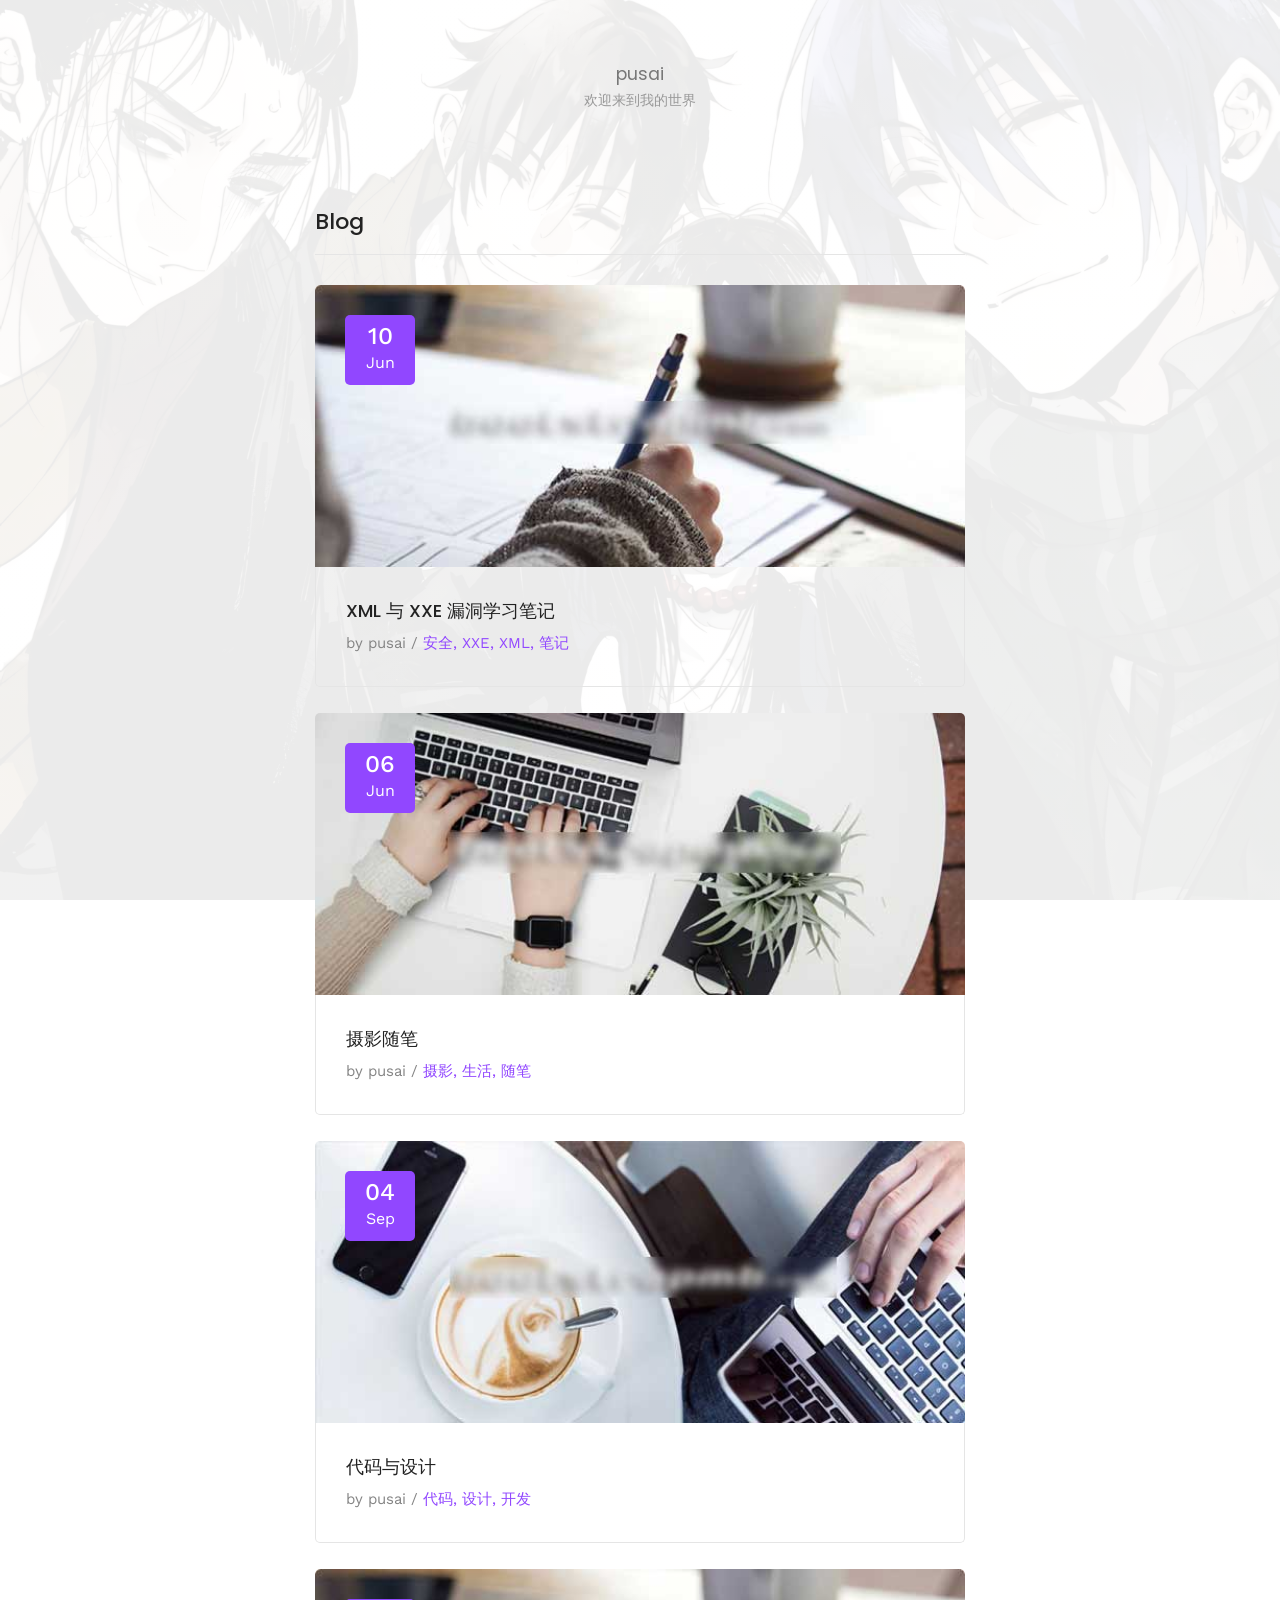
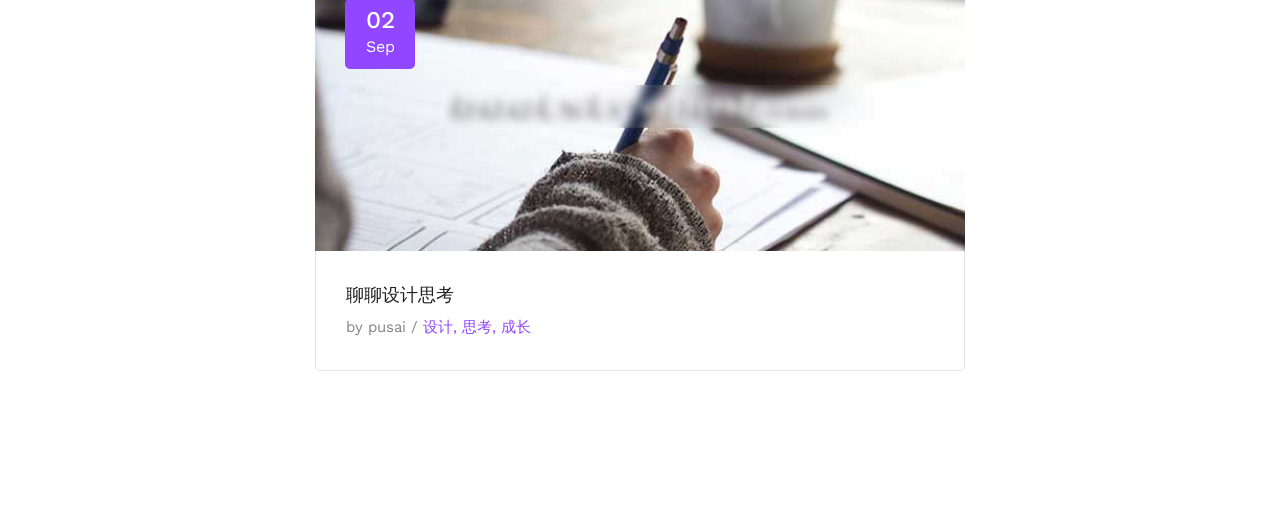
<file: index.html>
<!DOCTYPE html>
<html lang="zh-CN">
<head>
<meta charset="utf-8">
<title>pusai's blog</title>
<link href="css/style.css" rel="stylesheet">
<link rel="shortcut icon" href="images/favicon.png" type="image/x-icon">
<link rel="icon" href="images/favicon.png" type="image/x-icon">
<meta http-equiv="X-UA-Compatible" content="IE=edge">
<meta name="viewport" content="width=device-width, initial-scale=1.0, maximum-scale=1.0, user-scalable=0">
</head>
<body>

<div class="page-wrapper default-version">
    <div class="container" style="padding-top:60px;padding-bottom:60px;">
        <div class="row">
            <div class="col-md-8 col-md-offset-2">
                <div class="text-center" style="margin-bottom:50px;">
                    <h3>pusai</h3>
                    <p style="color:#999;">欢迎来到我的世界</p>
                </div>

                <div class="card-blog card-item active">
                    <div class="card-inner">
                        <h4 class="title" style="margin-bottom:30px;">Blog</h4>

                        <!-- POSTS_START -->
                        <div class="news-block">
                            <div class="inner-box">
                                <div class="image">
                                    <img src="images/resource/blog-1.jpg" alt="XML 与 XXE 漏洞学习笔记">
                                    <div class="overlay">
                                        <a class="link-btn" href="posts/课堂笔记.html">&rarr;</a>
                                    </div>
                                </div>
                                <div class="date"><strong>10</strong> <br>Jun</div>
                                <div class="lower-content">
                                    <h4><a href="posts/课堂笔记.html">XML 与 XXE 漏洞学习笔记</a></h4>
                                    <div class="post-meta">by pusai  /  <span>安全, XXE, XML, 笔记</span></div>
                                </div>
                            </div>
                        </div>

                        <div class="news-block">
                            <div class="inner-box">
                                <div class="image">
                                    <img src="images/resource/blog-3.jpg" alt="摄影随笔">
                                    <div class="overlay">
                                        <a class="link-btn" href="posts/摄影随笔.html">&rarr;</a>
                                    </div>
                                </div>
                                <div class="date"><strong>06</strong> <br>Jun</div>
                                <div class="lower-content">
                                    <h4><a href="posts/摄影随笔.html">摄影随笔</a></h4>
                                    <div class="post-meta">by pusai  /  <span>摄影, 生活, 随笔</span></div>
                                </div>
                            </div>
                        </div>

                        <div class="news-block">
                            <div class="inner-box">
                                <div class="image">
                                    <img src="images/resource/blog-2.jpg" alt="代码与设计">
                                    <div class="overlay">
                                        <a class="link-btn" href="posts/代码与设计.html">&rarr;</a>
                                    </div>
                                </div>
                                <div class="date"><strong>04</strong> <br>Sep</div>
                                <div class="lower-content">
                                    <h4><a href="posts/代码与设计.html">代码与设计</a></h4>
                                    <div class="post-meta">by pusai  /  <span>代码, 设计, 开发</span></div>
                                </div>
                            </div>
                        </div>

                        <div class="news-block">
                            <div class="inner-box">
                                <div class="image">
                                    <img src="images/resource/blog-1.jpg" alt="聊聊设计思考">
                                    <div class="overlay">
                                        <a class="link-btn" href="posts/聊聊设计思考.html">&rarr;</a>
                                    </div>
                                </div>
                                <div class="date"><strong>02</strong> <br>Sep</div>
                                <div class="lower-content">
                                    <h4><a href="posts/聊聊设计思考.html">聊聊设计思考</a></h4>
                                    <div class="post-meta">by pusai  /  <span>设计, 思考, 成长</span></div>
                                </div>
                            </div>
                        </div>
                        <!-- POSTS_END -->
                    </div>
                </div>
            </div>
        </div>
    </div>
</div>

</body>
</html>
</file>
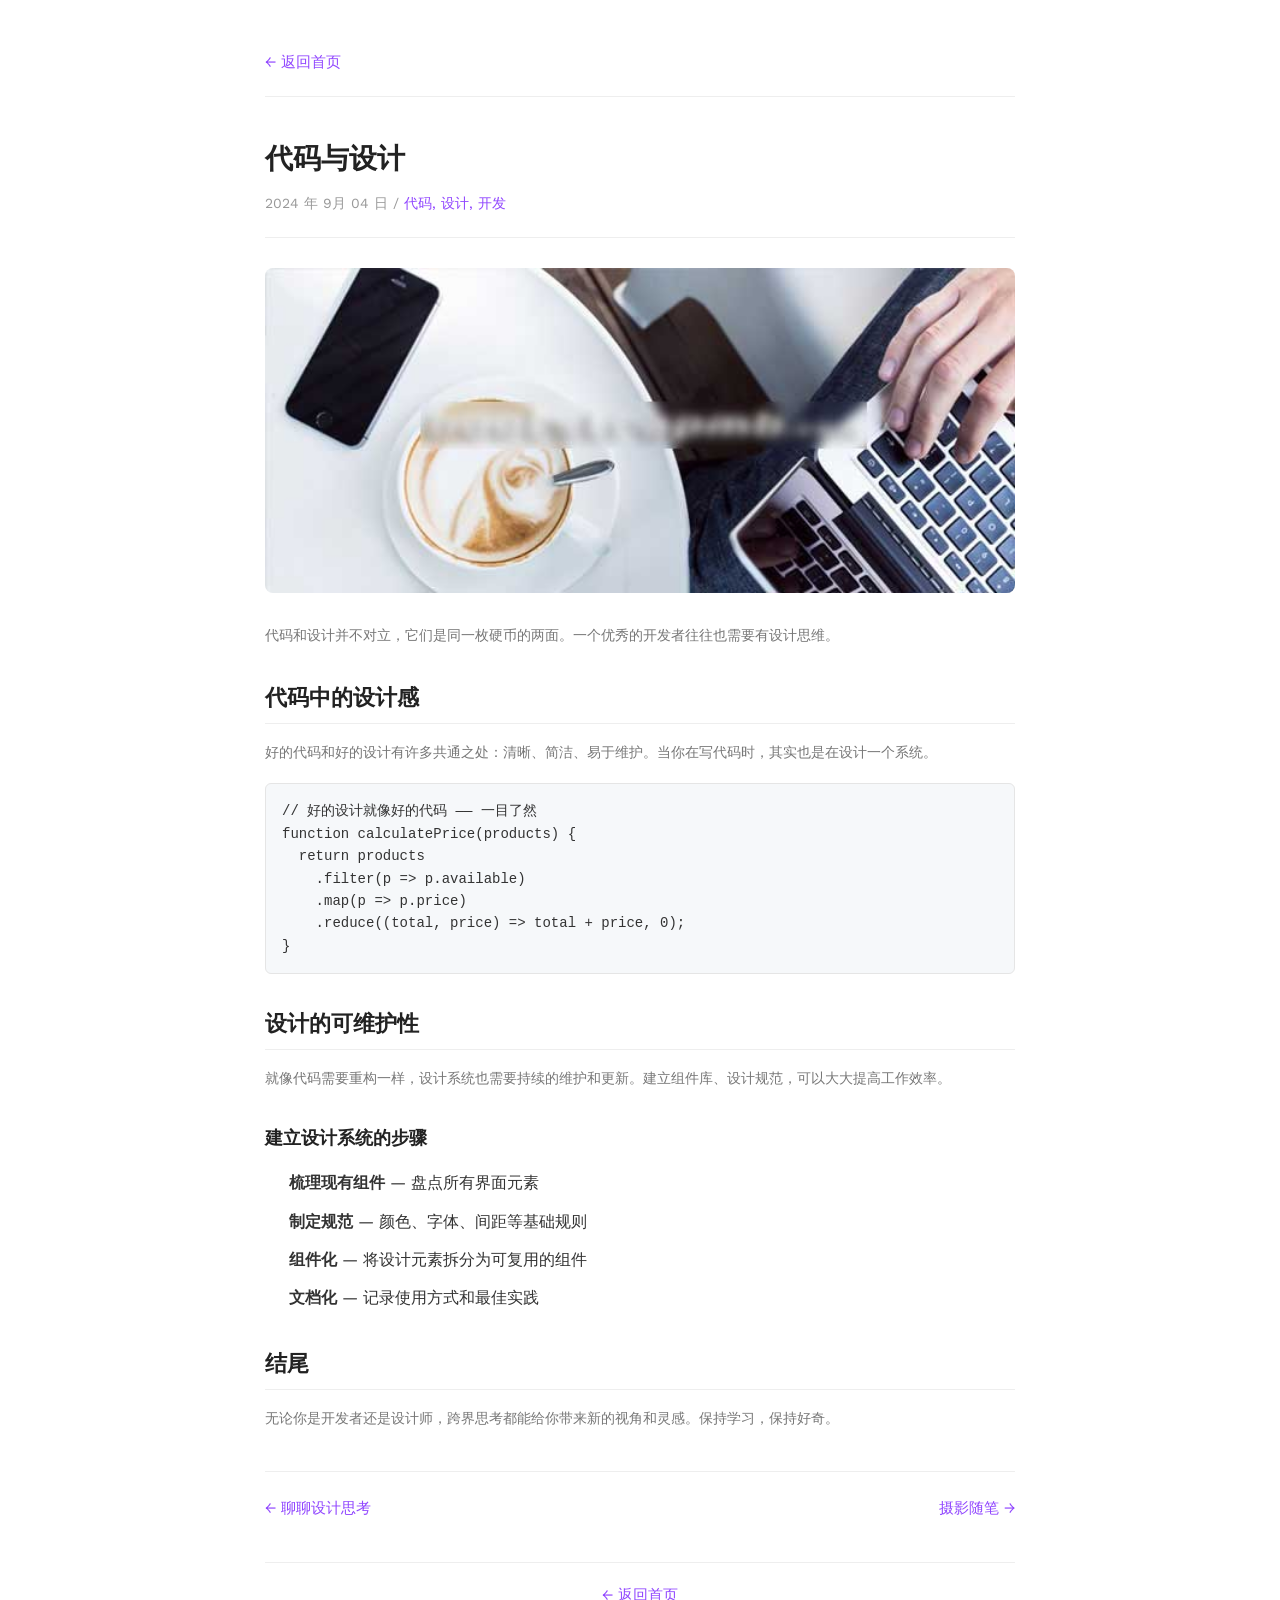
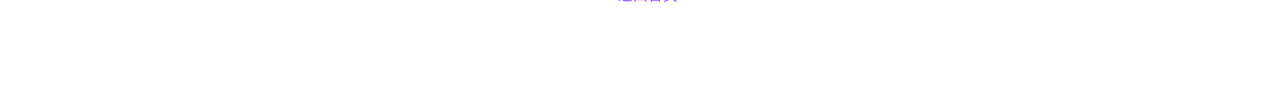
<file: posts/代码与设计.html>
<!DOCTYPE html>
<html lang="zh-CN">
<head>
<meta charset="utf-8">
<title>代码与设计 - pusai</title>
<link href="../css/style.css" rel="stylesheet">
<link rel="shortcut icon" href="../images/favicon.png" type="image/x-icon">
<link rel="icon" href="../images/favicon.png" type="image/x-icon">
<meta http-equiv="X-UA-Compatible" content="IE=edge">
<meta name="viewport" content="width=device-width, initial-scale=1.0, maximum-scale=1.0, user-scalable=0">
</head>
<body>

<div class="page-wrapper default-version post-page">
    <div class="container" style="padding-top:30px;padding-bottom:60px;">
        <div class="row">
            <div class="col-md-8 col-md-offset-2">

                <div class="post-header">
                    <a class="back-link" href="../index.html">← 返回首页</a>
                </div>

                <h1 class="post-title">代码与设计</h1>
                <div class="post-meta-bar">
                    2024 年 9月 04 日 / <span>代码, 设计, 开发</span>
                </div>

                
                <img class="post-cover" src="../images/resource/blog-2.jpg" alt="代码与设计">
                

                <div class="post-content">
                    <p>代码和设计并不对立，它们是同一枚硬币的两面。一个优秀的开发者往往也需要有设计思维。</p>
<h2>代码中的设计感</h2>
<p>好的代码和好的设计有许多共通之处：清晰、简洁、易于维护。当你在写代码时，其实也是在设计一个系统。</p>
<pre><code class="language-javascript">// 好的设计就像好的代码 —— 一目了然
function calculatePrice(products) {
  return products
    .filter(p =&gt; p.available)
    .map(p =&gt; p.price)
    .reduce((total, price) =&gt; total + price, 0);
}
</code></pre>
<h2>设计的可维护性</h2>
<p>就像代码需要重构一样，设计系统也需要持续的维护和更新。建立组件库、设计规范，可以大大提高工作效率。</p>
<h3>建立设计系统的步骤</h3>
<ol>
<li><strong>梳理现有组件</strong> — 盘点所有界面元素</li>
<li><strong>制定规范</strong> — 颜色、字体、间距等基础规则</li>
<li><strong>组件化</strong> — 将设计元素拆分为可复用的组件</li>
<li><strong>文档化</strong> — 记录使用方式和最佳实践</li>
</ol>
<h2>结尾</h2>
<p>无论你是开发者还是设计师，跨界思考都能给你带来新的视角和灵感。保持学习，保持好奇。</p>

                </div>

                <div class="post-nav">
                    <div class="nav-prev">
                        <a href="聊聊设计思考.html">← 聊聊设计思考</a>
                    </div>
                    <div class="nav-next">
                        <a href="摄影随笔.html">摄影随笔 →</a>
                    </div>
                </div>

                <div class="post-footer">
                    <a href="../index.html">← 返回首页</a>
                </div>

            </div>
        </div>
    </div>
</div>

</body>
</html>
</file>
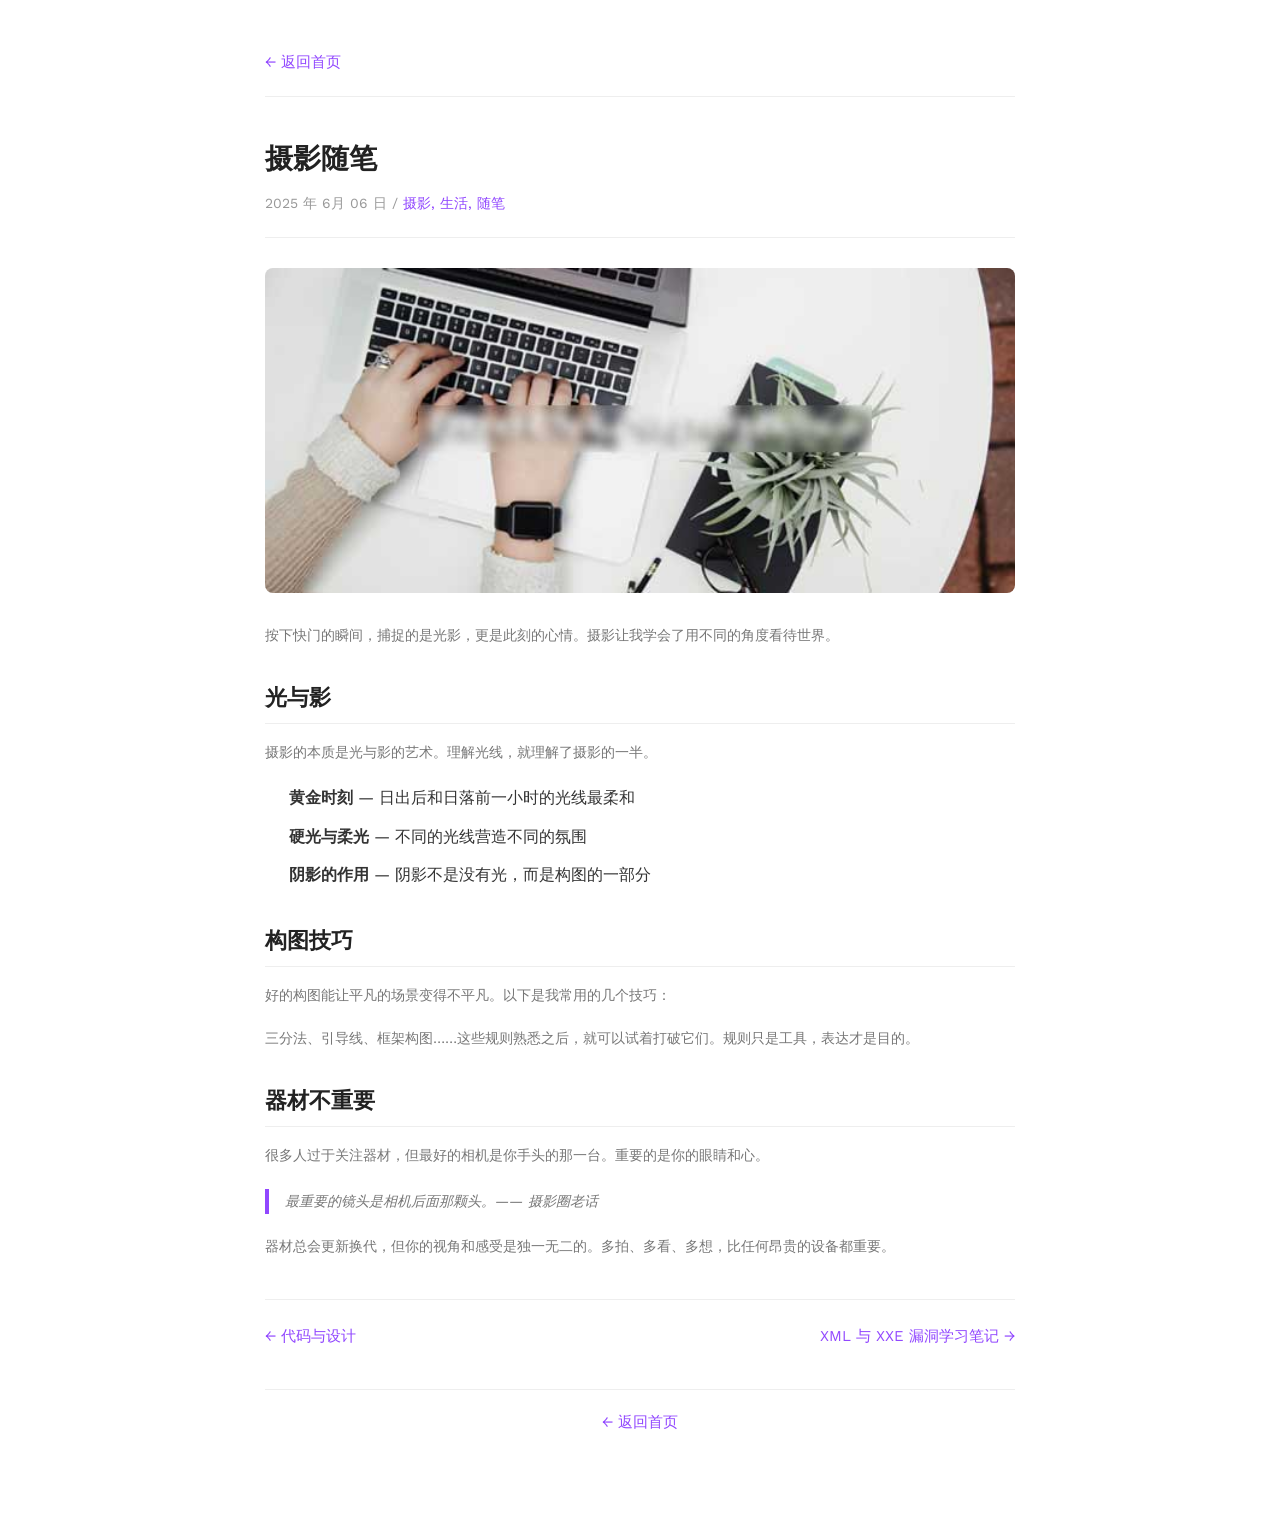
<file: posts/摄影随笔.html>
<!DOCTYPE html>
<html lang="zh-CN">
<head>
<meta charset="utf-8">
<title>摄影随笔 - pusai</title>
<link href="../css/style.css" rel="stylesheet">
<link rel="shortcut icon" href="../images/favicon.png" type="image/x-icon">
<link rel="icon" href="../images/favicon.png" type="image/x-icon">
<meta http-equiv="X-UA-Compatible" content="IE=edge">
<meta name="viewport" content="width=device-width, initial-scale=1.0, maximum-scale=1.0, user-scalable=0">
</head>
<body>

<div class="page-wrapper default-version post-page">
    <div class="container" style="padding-top:30px;padding-bottom:60px;">
        <div class="row">
            <div class="col-md-8 col-md-offset-2">

                <div class="post-header">
                    <a class="back-link" href="../index.html">← 返回首页</a>
                </div>

                <h1 class="post-title">摄影随笔</h1>
                <div class="post-meta-bar">
                    2025 年 6月 06 日 / <span>摄影, 生活, 随笔</span>
                </div>

                
                <img class="post-cover" src="../images/resource/blog-3.jpg" alt="摄影随笔">
                

                <div class="post-content">
                    <p>按下快门的瞬间，捕捉的是光影，更是此刻的心情。摄影让我学会了用不同的角度看待世界。</p>
<h2>光与影</h2>
<p>摄影的本质是光与影的艺术。理解光线，就理解了摄影的一半。</p>
<ul>
<li><strong>黄金时刻</strong> — 日出后和日落前一小时的光线最柔和</li>
<li><strong>硬光与柔光</strong> — 不同的光线营造不同的氛围</li>
<li><strong>阴影的作用</strong> — 阴影不是没有光，而是构图的一部分</li>
</ul>
<h2>构图技巧</h2>
<p>好的构图能让平凡的场景变得不平凡。以下是我常用的几个技巧：</p>
<p>三分法、引导线、框架构图……这些规则熟悉之后，就可以试着打破它们。规则只是工具，表达才是目的。</p>
<h2>器材不重要</h2>
<p>很多人过于关注器材，但最好的相机是你手头的那一台。重要的是你的眼睛和心。</p>
<blockquote>
<p>最重要的镜头是相机后面那颗头。—— 摄影圈老话</p>
</blockquote>
<p>器材总会更新换代，但你的视角和感受是独一无二的。多拍、多看、多想，比任何昂贵的设备都重要。</p>

                </div>

                <div class="post-nav">
                    <div class="nav-prev">
                        <a href="代码与设计.html">← 代码与设计</a>
                    </div>
                    <div class="nav-next">
                        <a href="课堂笔记.html">XML 与 XXE 漏洞学习笔记 →</a>
                    </div>
                </div>

                <div class="post-footer">
                    <a href="../index.html">← 返回首页</a>
                </div>

            </div>
        </div>
    </div>
</div>

</body>
</html>
</file>
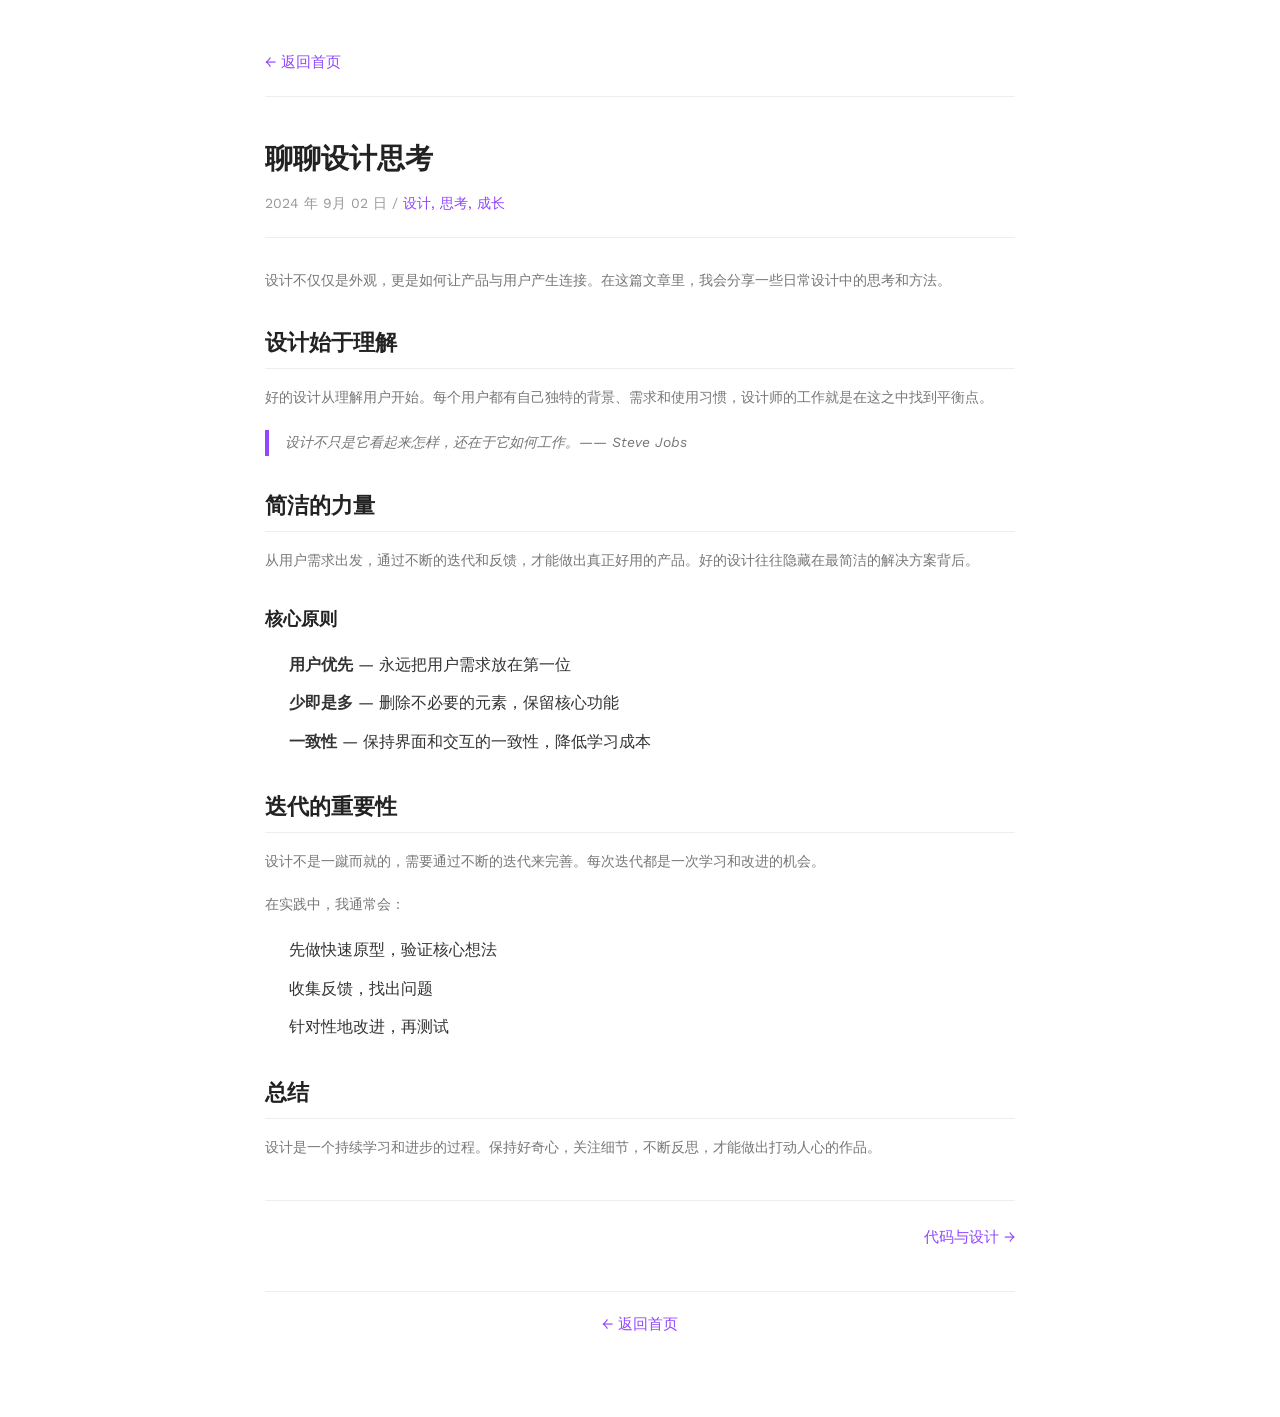
<file: posts/聊聊设计思考.html>
<!DOCTYPE html>
<html lang="zh-CN">
<head>
<meta charset="utf-8">
<title>聊聊设计思考 - pusai</title>
<link href="../css/style.css" rel="stylesheet">
<link rel="shortcut icon" href="../images/favicon.png" type="image/x-icon">
<link rel="icon" href="../images/favicon.png" type="image/x-icon">
<meta http-equiv="X-UA-Compatible" content="IE=edge">
<meta name="viewport" content="width=device-width, initial-scale=1.0, maximum-scale=1.0, user-scalable=0">
</head>
<body>

<div class="page-wrapper default-version post-page">
    <div class="container" style="padding-top:30px;padding-bottom:60px;">
        <div class="row">
            <div class="col-md-8 col-md-offset-2">

                <div class="post-header">
                    <a class="back-link" href="../index.html">← 返回首页</a>
                </div>

                <h1 class="post-title">聊聊设计思考</h1>
                <div class="post-meta-bar">
                    2024 年 9月 02 日 / <span>设计, 思考, 成长</span>
                </div>

                

                <div class="post-content">
                    <p>设计不仅仅是外观，更是如何让产品与用户产生连接。在这篇文章里，我会分享一些日常设计中的思考和方法。</p>
<h2>设计始于理解</h2>
<p>好的设计从理解用户开始。每个用户都有自己独特的背景、需求和使用习惯，设计师的工作就是在这之中找到平衡点。</p>
<blockquote>
<p>设计不只是它看起来怎样，还在于它如何工作。—— Steve Jobs</p>
</blockquote>
<h2>简洁的力量</h2>
<p>从用户需求出发，通过不断的迭代和反馈，才能做出真正好用的产品。好的设计往往隐藏在最简洁的解决方案背后。</p>
<h3>核心原则</h3>
<ol>
<li><strong>用户优先</strong> — 永远把用户需求放在第一位</li>
<li><strong>少即是多</strong> — 删除不必要的元素，保留核心功能</li>
<li><strong>一致性</strong> — 保持界面和交互的一致性，降低学习成本</li>
</ol>
<h2>迭代的重要性</h2>
<p>设计不是一蹴而就的，需要通过不断的迭代来完善。每次迭代都是一次学习和改进的机会。</p>
<p>在实践中，我通常会：</p>
<ul>
<li>先做快速原型，验证核心想法</li>
<li>收集反馈，找出问题</li>
<li>针对性地改进，再测试</li>
</ul>
<h2>总结</h2>
<p>设计是一个持续学习和进步的过程。保持好奇心，关注细节，不断反思，才能做出打动人心的作品。</p>

                </div>

                <div class="post-nav">
                    <div class="nav-prev">
                        
                    </div>
                    <div class="nav-next">
                        <a href="代码与设计.html">代码与设计 →</a>
                    </div>
                </div>

                <div class="post-footer">
                    <a href="../index.html">← 返回首页</a>
                </div>

            </div>
        </div>
    </div>
</div>

</body>
</html>
</file>
<file: css/style.css>
/* ============ Fonts ============ */
@import url('https://fonts.googleapis.com/css?family=Poppins:400,500,600,700,800|Work+Sans:400,500,700');

/* ============ Reset & Global ============ */
* {
    margin: 0;
    padding: 0;
    border: none;
    outline: none;
    box-sizing: border-box;
}

body {
    font-size: 15px;
    color: #777777;
    line-height: 1.7em;
    font-weight: 400;
    background:
        linear-gradient(rgba(255,255,255,0.92), rgba(255,255,255,0.92)),
        url('../images/bg-fbb.png');
    background-size: cover;
    background-attachment: fixed;
    background-position: center;
    -webkit-font-smoothing: antialiased;
    font-family: 'Work Sans', sans-serif;
}

.text-center { text-align: center; }

a {
    text-decoration: none;
    cursor: pointer;
    color: #9147ff;
}
a:hover { color: #222; }

h1, h2, h3, h4, h5, h6 {
    font-weight: normal;
    margin: 0;
    line-height: 1.6em;
    font-family: 'Poppins', sans-serif;
}

p {
    font-size: 14px;
    line-height: 1.8em;
    margin-bottom: 0;
    color: #777777;
}

img { max-width: 100%; height: auto; display: block; }
ul, li { list-style: none; padding: 0; margin: 0; }

/* ============ Grid ============ */
.container {
    max-width: 1170px;
    margin: 0 auto;
    padding: 0 15px;
}
.row {
    margin: 0 -15px;
    display: flex;
    flex-wrap: wrap;
}
.col-md-8 {
    width: 66.66666667%;
    padding: 0 15px;
}
.col-md-offset-2 {
    margin-left: 16.66666667%;
}

@media (max-width: 768px) {
    .col-md-8 { width: 100%; }
    .col-md-offset-2 { margin-left: 0; }
}

/* ============ Page Wrapper ============ */
.page-wrapper {
    position: relative;
    margin: 0 auto;
    width: 100%;
    min-width: 300px;
}

/* ============ Blog Index Card ============ */
.card-item { border-radius: 6px; }
.card-blog.card-item {
    position: relative;
    max-width: 100%;
    border-radius: 6px;
}
.card-blog { padding: 50px 50px; }

.card-blog .title {
    font-size: 22px;
    font-weight: 500;
    color: #222;
    margin-bottom: 30px;
    padding-bottom: 15px;
    border-bottom: 1px solid #e5e5e5;
    margin-top: -9px;
}

/* ============ News Block ============ */
.news-block { position: relative; margin-bottom: 26px; }
.news-block .image { position: relative; }

.news-block .image img {
    border-top-left-radius: 5px;
    border-top-right-radius: 5px;
    width: 100%;
}

.news-block .image:before {
    background: rgba(0, 0, 0, 0.75);
    content: "";
    opacity: 0;
    position: absolute;
    top: 0;
    left: 0;
    width: 100%;
    height: 0%;
    transition: all 0.4s ease-in-out;
}
.news-block:hover .image::before { opacity: 1; height: 100%; }

.news-block .overlay {
    left: 0;
    opacity: 0;
    position: absolute;
    right: 0;
    text-align: center;
    top: 50%;
    transform: translateY(-50%);
    transition: all 0.5s ease;
    z-index: 10;
}
.news-block:hover .overlay { opacity: 1; }

.news-block .overlay a {
    background: #fff;
    border-radius: 50%;
    color: #9147ff;
    font-size: 20px;
    height: 60px;
    line-height: 60px;
    opacity: 0;
    position: absolute;
    text-align: center;
    transform: translateX(-50%) translateY(-50%) scale(0.6);
    transition: all 0.4s ease;
    width: 60px;
    left: 50%;
    top: 50%;
}
.news-block .overlay a:hover {
    background: rgba(255, 255, 255, .8);
    color: #000;
}
.news-block:hover .overlay a {
    opacity: 1;
    transform: translateX(-50%) translateY(-50%) scale(1);
}

.news-block .date {
    position: absolute;
    left: 30px;
    top: 30px;
    height: 70px;
    width: 70px;
    line-height: 24px;
    padding: 9px 0;
    text-align: center;
    border-radius: 5px;
    background-color: #9147ff;
    font-size: 16px;
    color: #fff;
}
.news-block .date strong { font-size: 24px; font-weight: 500; }

.news-block .lower-content {
    padding: 30px;
    border: 1px solid #e5e5e5;
    border-top: 0;
    border-bottom-left-radius: 5px;
    border-bottom-right-radius: 5px;
}

.news-block .lower-content h4 {
    font-size: 18px;
    color: #222;
    margin-bottom: 5px;
    font-weight: 500;
}
.news-block .lower-content h4 a { color: #222; }
.news-block .lower-content .post-meta { color: #848484; }
.news-block .lower-content .post-meta span { color: #9147ff; }

/* ============ Post Page ============ */
.post-page { min-height: 100vh; background: #fff; }

.post-header {
    padding: 20px 0;
    border-bottom: 1px solid #eee;
    margin-bottom: 40px;
}
.post-header .back-link {
    color: #9147ff;
    font-size: 15px;
    text-decoration: none;
}
.post-header .back-link:hover { color: #222; }

.post-title {
    font-size: 28px;
    font-weight: 600;
    color: #222;
    margin-bottom: 10px;
}

.post-meta-bar {
    color: #999;
    font-size: 14px;
    margin-bottom: 30px;
    padding-bottom: 20px;
    border-bottom: 1px solid #eee;
}
.post-meta-bar span { color: #9147ff; }

.post-cover {
    width: 100%;
    border-radius: 8px;
    margin-bottom: 30px;
}

.post-content {
    font-size: 16px;
    line-height: 1.9;
    color: #333;
}
.post-content h1,
.post-content h2,
.post-content h3,
.post-content h4 {
    color: #222;
    font-weight: 600;
    margin-top: 32px;
    margin-bottom: 16px;
}
.post-content h1 { font-size: 26px; }
.post-content h2 { font-size: 22px; border-bottom: 1px solid #eee; padding-bottom: 8px; }
.post-content h3 { font-size: 18px; }
.post-content p { margin-bottom: 18px; }

.post-content pre {
    background: #f6f8fa;
    border-radius: 6px;
    padding: 16px;
    overflow-x: auto;
    font-size: 14px;
    line-height: 1.6;
    border: 1px solid #e5e5e5;
    margin-bottom: 20px;
}
.post-content code {
    background: #f0f0f0;
    padding: 2px 6px;
    border-radius: 3px;
    font-size: 14px;
    color: #d63384;
}
.post-content pre code { background: none; padding: 0; color: #333; }

.post-content blockquote {
    border-left: 4px solid #9147ff;
    padding-left: 16px;
    margin: 20px 0;
    color: #666;
    font-style: italic;
}
.post-content img { max-width: 100%; border-radius: 6px; margin: 20px 0; }

.post-content ul,
.post-content ol {
    margin-bottom: 18px;
    padding-left: 24px;
}
.post-content li { margin-bottom: 8px; }
.post-content a { color: #9147ff; }
.post-content a:hover { color: #222; }

.post-content table {
    width: 100%;
    border-collapse: collapse;
    margin-bottom: 20px;
}
.post-content th,
.post-content td {
    border: 1px solid #e5e5e5;
    padding: 10px 14px;
    text-align: left;
}
.post-content th { background: #f8f8f8; font-weight: 600; }

.post-nav {
    margin-top: 40px;
    padding-top: 24px;
    border-top: 1px solid #eee;
    display: flex;
    justify-content: space-between;
}
.post-nav a {
    color: #9147ff;
    text-decoration: none;
    font-size: 15px;
    max-width: 45%;
}
.post-nav a:hover { color: #222; }
.post-nav .nav-next { text-align: right; }

.post-footer {
    margin-top: 40px;
    padding: 20px 0;
    border-top: 1px solid #eee;
    text-align: center;
}
.post-footer a { color: #9147ff; text-decoration: none; }
</file>
